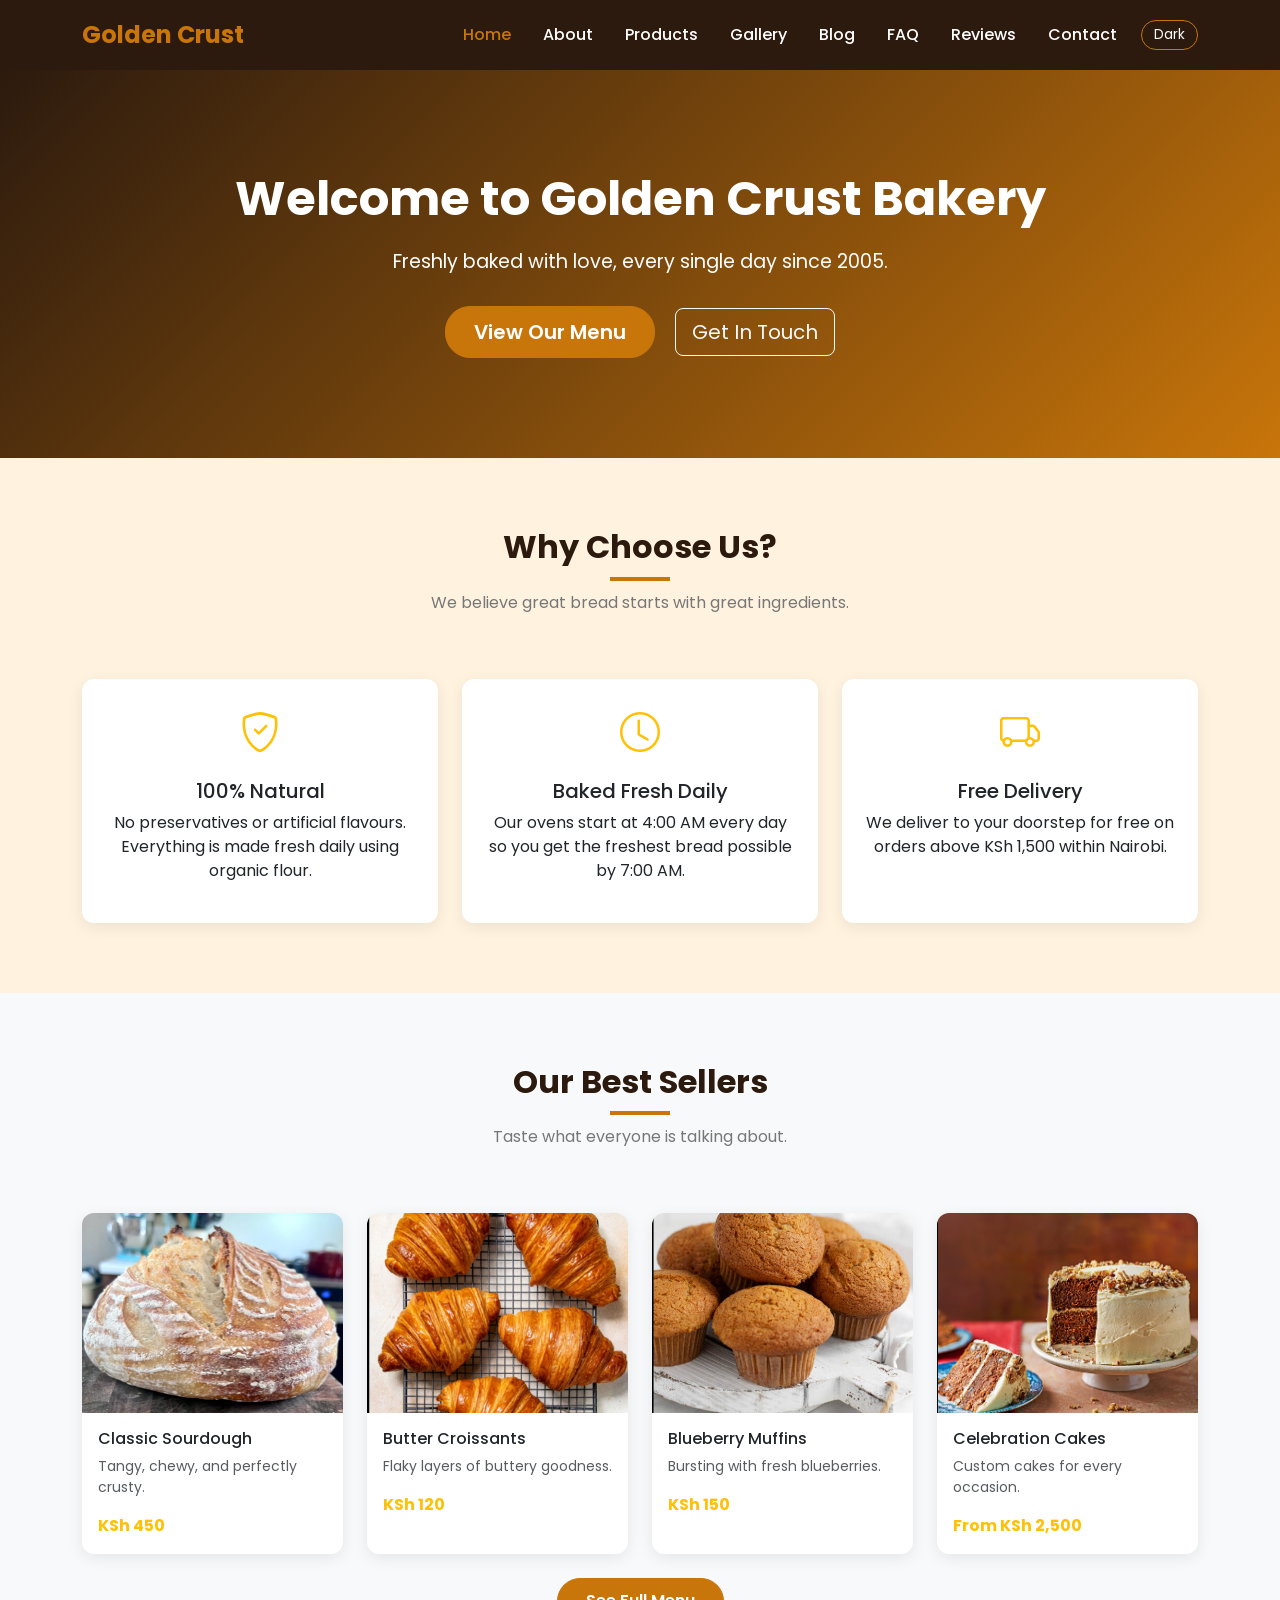
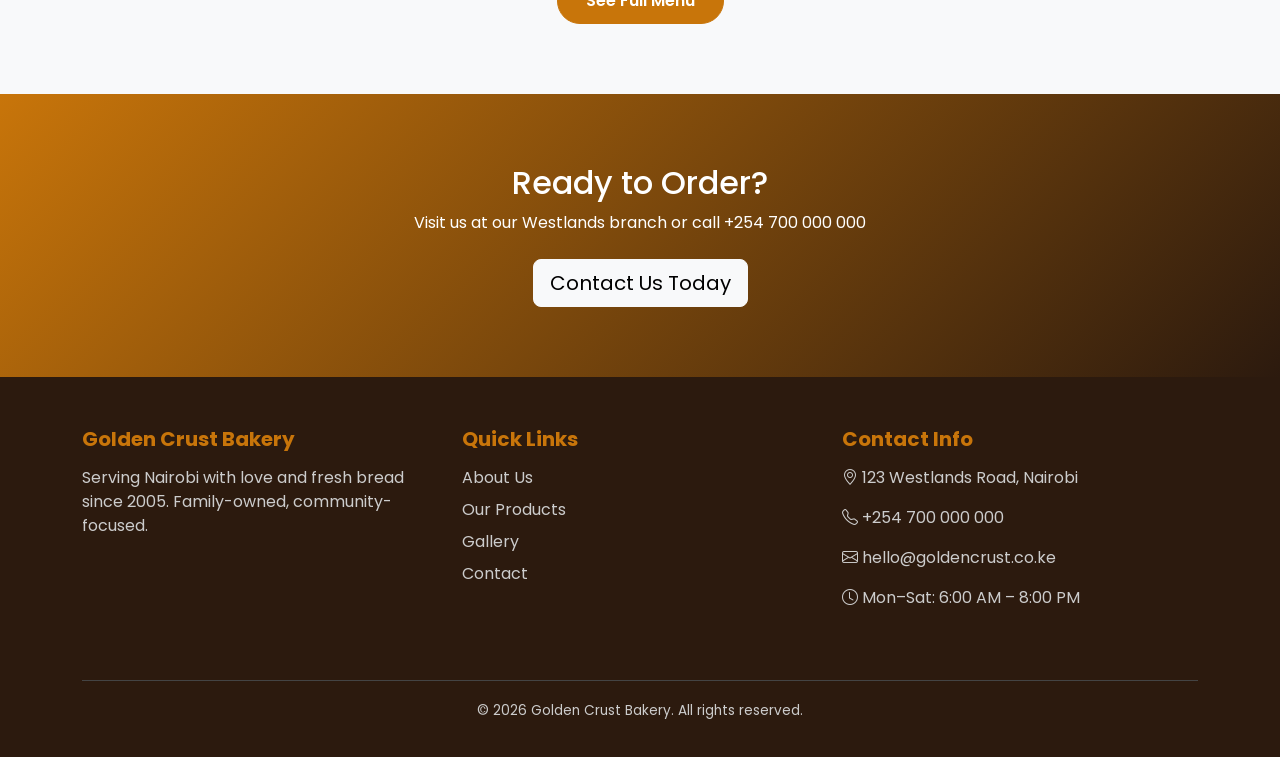
<file: index.html>
<!DOCTYPE html>
<html lang="en">
<head>
  <meta charset="UTF-8" />
  <meta name="viewport" content="width=device-width, initial-scale=1.0" />
  <title>Golden Crust Bakery – Home</title>
  <link href="https://cdn.jsdelivr.net/npm/bootstrap@5.3.0/dist/css/bootstrap.min.css" rel="stylesheet" />
  <link href="https://cdn.jsdelivr.net/npm/bootstrap-icons@1.10.5/font/bootstrap-icons.css" rel="stylesheet" />
  <link rel="stylesheet" href="css/style.css" />
</head>
<body>

  <!-- NAVIGATION BAR -->
  <nav class="navbar navbar-expand-lg navbar-dark sticky-top">
    <div class="container">
      <a class="navbar-brand" href="index.html">Golden Crust</a>
      <button class="navbar-toggler" type="button"
              data-bs-toggle="collapse" data-bs-target="#navbarNav">
        <span class="navbar-toggler-icon"></span>
      </button>
      <div class="collapse navbar-collapse" id="navbarNav">
        <ul class="navbar-nav ms-auto align-items-center">
          <li class="nav-item"><a class="nav-link" href="index.html">Home</a></li>
          <li class="nav-item"><a class="nav-link" href="about.html">About</a></li>
          <li class="nav-item"><a class="nav-link" href="products.html">Products</a></li>
          <li class="nav-item"><a class="nav-link" href="gallery.html">Gallery</a></li>
          <li class="nav-item"><a class="nav-link" href="blog.html">Blog</a></li>
          <li class="nav-item"><a class="nav-link" href="faq.html">FAQ</a></li>
          <li class="nav-item"><a class="nav-link" href="testimonials.html">Reviews</a></li>
          <li class="nav-item"><a class="nav-link" href="contact.html">Contact</a></li>
          <li class="nav-item ms-2">
            <button id="darkModeToggle">Dark</button>
          </li>
        </ul>
      </div>
    </div>
  </nav>

  <!-- HERO SECTION -->
  <section class="hero-section">
    <div class="container">
      <h1>Welcome to Golden Crust Bakery</h1>
      <p>Freshly baked with love, every single day since 2005.</p>
      <a href="products.html" class="btn btn-primary btn-lg me-3">View Our Menu</a>
      <a href="contact.html" class="btn btn-outline-light btn-lg">Get In Touch</a>
    </div>
  </section>

  <!-- FEATURES SECTION -->
  <section class="section-padding">
    <div class="container">
      <h2 class="section-title text-center">Why Choose Us?</h2>
      <p class="section-subtitle text-center">We believe great bread starts with great ingredients.</p>
      <div class="row g-4 mt-2">
        <div class="col-md-4">
          <div class="card text-center p-4">
            <i class="bi bi-shield-check fs-1 text-warning mb-3"></i>
            <h5>100% Natural</h5>
            <p>No preservatives or artificial flavours. Everything is made fresh daily using organic flour.</p>
          </div>
        </div>
        <div class="col-md-4">
          <div class="card text-center p-4">
            <i class="bi bi-clock fs-1 text-warning mb-3"></i>
            <h5>Baked Fresh Daily</h5>
            <p>Our ovens start at 4:00 AM every day so you get the freshest bread possible by 7:00 AM.</p>
          </div>
        </div>
        <div class="col-md-4">
          <div class="card text-center p-4">
            <i class="bi bi-truck fs-1 text-warning mb-3"></i>
            <h5>Free Delivery</h5>
            <p>We deliver to your doorstep for free on orders above KSh 1,500 within Nairobi.</p>
          </div>
        </div>
      </div>
    </div>
  </section>

  <!-- FEATURED PRODUCTS SECTION -->
  <section class="section-padding bg-light">
    <div class="container">
      <h2 class="section-title text-center">Our Best Sellers</h2>
      <p class="section-subtitle text-center">Taste what everyone is talking about.</p>

      <div class="row g-4 mt-2">

        <!-- Sourdough -->
        <div class="col-md-3">
          <div class="card">
            <img src="images/Sourdough.png" class="card-img-top" alt="Sourdough Bread" />
            <div class="card-body">
              <h6 class="card-title">Classic Sourdough</h6>
              <p class="card-text text-muted small">Tangy, chewy, and perfectly crusty.</p>
              <strong class="text-warning">KSh 450</strong>
            </div>
          </div>
        </div>

        <!-- Croissants -->
        <div class="col-md-3">
          <div class="card">
            <img src="images/Croissants.png" class="card-img-top" alt="Croissants" />
            <div class="card-body">
              <h6 class="card-title">Butter Croissants</h6>
              <p class="card-text text-muted small">Flaky layers of buttery goodness.</p>
              <strong class="text-warning">KSh 120</strong>
            </div>
          </div>
        </div>

        <!-- Muffins -->
        <div class="col-md-3">
          <div class="card">
            <img src="images/Muffins.png" class="card-img-top" alt="Muffins" />
            <div class="card-body">
              <h6 class="card-title">Blueberry Muffins</h6>
              <p class="card-text text-muted small">Bursting with fresh blueberries.</p>
              <strong class="text-warning">KSh 150</strong>
            </div>
          </div>
        </div>

        <!-- Cake -->
        <div class="col-md-3">
          <div class="card">
            <img src="images/Cake.png" class="card-img-top" alt="Celebration Cake" />
            <div class="card-body">
              <h6 class="card-title">Celebration Cakes</h6>
              <p class="card-text text-muted small">Custom cakes for every occasion.</p>
              <strong class="text-warning">From KSh 2,500</strong>
            </div>
          </div>
        </div>

      </div>

      <div class="text-center mt-4">
        <a href="products.html" class="btn btn-primary">See Full Menu</a>
      </div>
    </div>
  </section>

  <!-- CALL TO ACTION -->
  <section class="section-padding text-center" style="background: linear-gradient(135deg, #c8750a, #2c1a0e); color: white;">
    <div class="container">
      <h2>Ready to Order?</h2>
      <p class="mt-2 mb-4">Visit us at our Westlands branch or call +254 700 000 000</p>
      <a href="contact.html" class="btn btn-light btn-lg">Contact Us Today</a>
    </div>
  </section>

  <!-- FOOTER -->
  <footer>
    <div class="container">
      <div class="row">
        <div class="col-md-4 mb-4">
          <h5>Golden Crust Bakery</h5>
          <p>Serving Nairobi with love and fresh bread since 2005. Family-owned, community-focused.</p>
        </div>
        <div class="col-md-4 mb-4">
          <h5>Quick Links</h5>
          <a href="about.html">About Us</a>
          <a href="products.html">Our Products</a>
          <a href="gallery.html">Gallery</a>
          <a href="contact.html">Contact</a>
        </div>
        <div class="col-md-4 mb-4">
          <h5>Contact Info</h5>
          <p><i class="bi bi-geo-alt"></i> 123 Westlands Road, Nairobi</p>
          <p><i class="bi bi-telephone"></i> +254 700 000 000</p>
          <p><i class="bi bi-envelope"></i> hello@goldencrust.co.ke</p>
          <p><i class="bi bi-clock"></i> Mon–Sat: 6:00 AM – 8:00 PM</p>
        </div>
      </div>
      <div class="footer-bottom">
        <p>&#169 2026 Golden Crust Bakery. All rights reserved.</p>
      </div>
    </div>
  </footer>

  <button id="backToTop" title="Go to top">↑</button>

  <script src="https://cdn.jsdelivr.net/npm/bootstrap@5.3.0/dist/js/bootstrap.bundle.min.js"></script>
  <script src="js/main.js"></script>
</body>
</html>
</file>
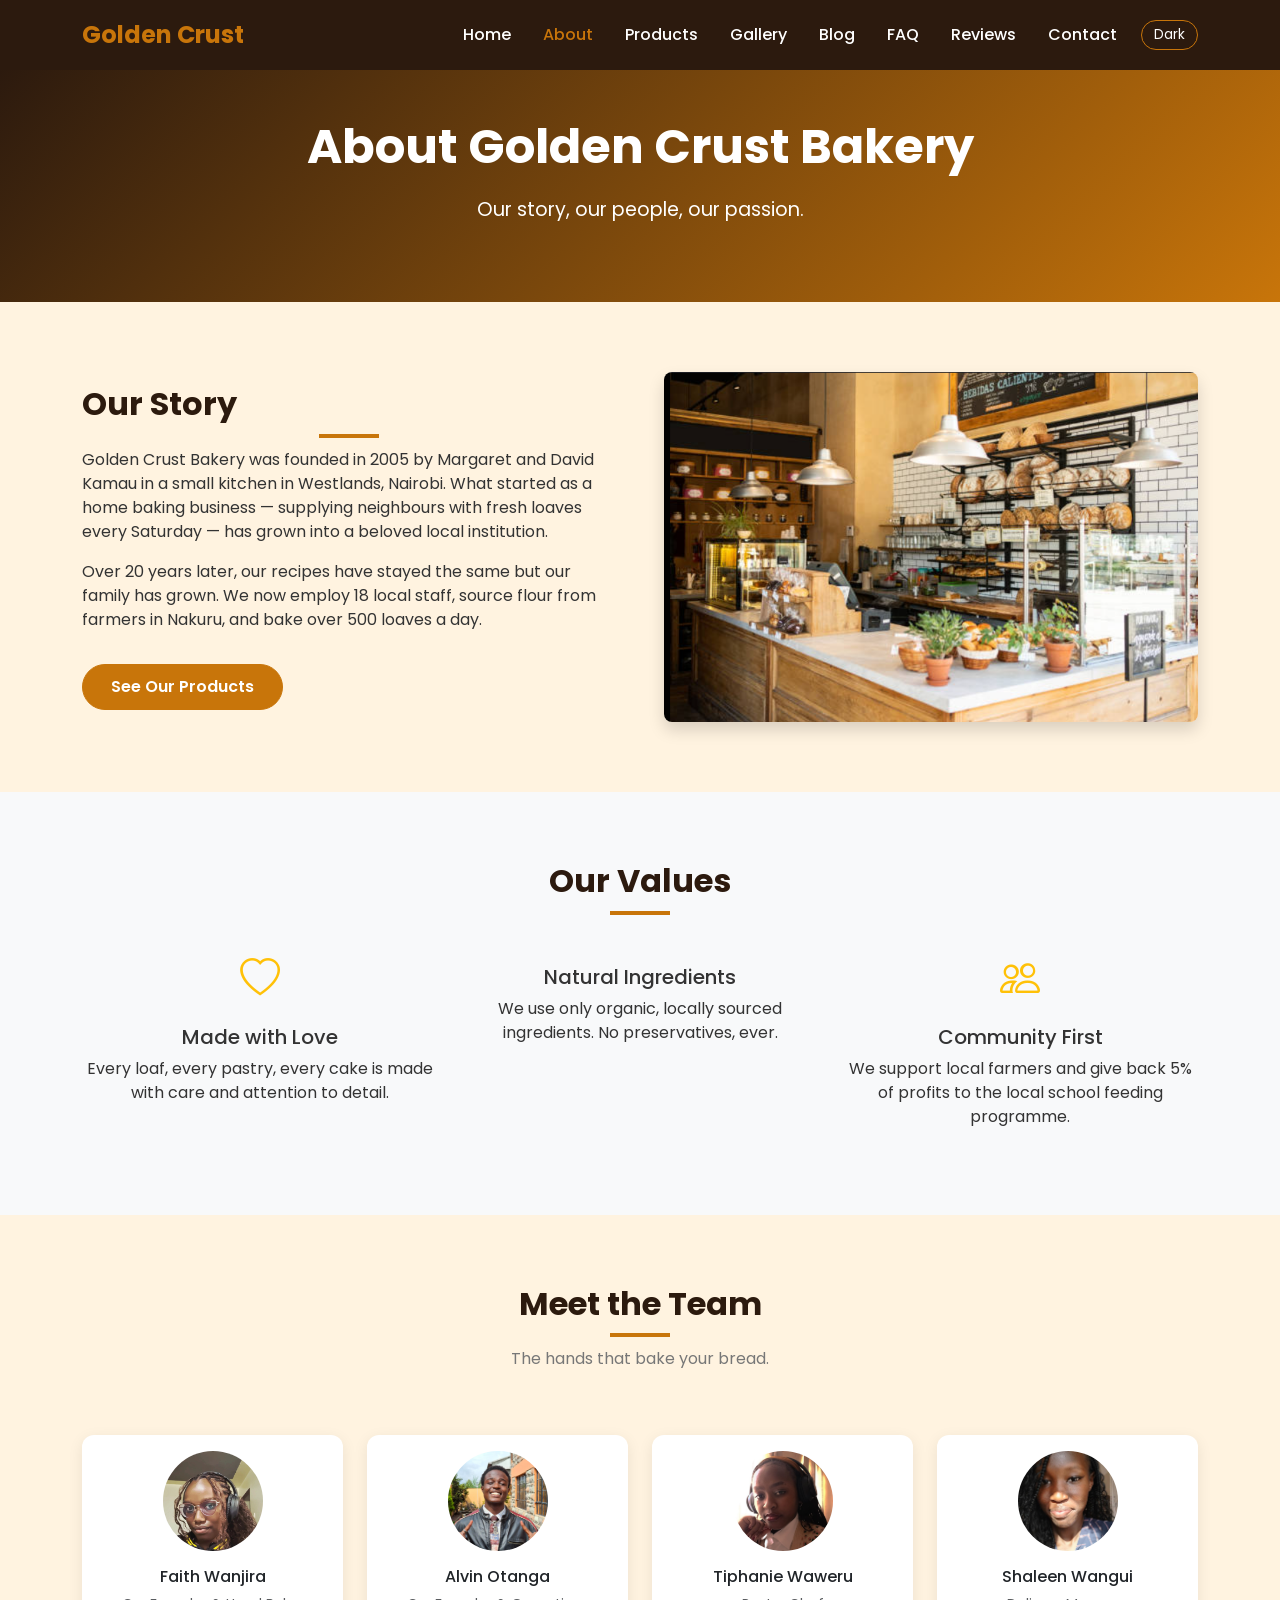
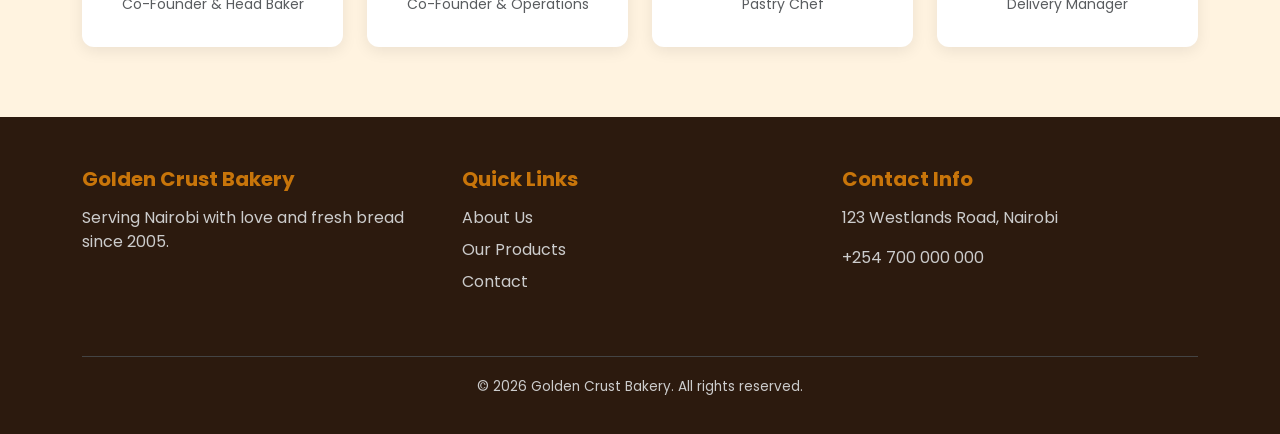
<file: about.html>
<!DOCTYPE html>
<html lang="en">
<head>
  <meta charset="UTF-8" />
  <meta name="viewport" content="width=device-width, initial-scale=1.0" />
  <title>Golden Crust Bakery – About Us</title>
  <link href="https://cdn.jsdelivr.net/npm/bootstrap@5.3.0/dist/css/bootstrap.min.css" rel="stylesheet" />
  <link href="https://cdn.jsdelivr.net/npm/bootstrap-icons@1.10.5/font/bootstrap-icons.css" rel="stylesheet" />
  <link rel="stylesheet" href="css/style.css" />
</head>
<body>

  <!-- NAVBAR (same on every page) -->
  <nav class="navbar navbar-expand-lg navbar-dark sticky-top">
    <div class="container">
      <a class="navbar-brand" href="index.html"> Golden Crust</a>
      <button class="navbar-toggler" type="button" data-bs-toggle="collapse" data-bs-target="#navbarNav">
        <span class="navbar-toggler-icon"></span>
      </button>
      <div class="collapse navbar-collapse" id="navbarNav">
        <ul class="navbar-nav ms-auto align-items-center">
          <li class="nav-item"><a class="nav-link" href="index.html">Home</a></li>
          <li class="nav-item"><a class="nav-link" href="about.html">About</a></li>
          <li class="nav-item"><a class="nav-link" href="products.html">Products</a></li>
          <li class="nav-item"><a class="nav-link" href="gallery.html">Gallery</a></li>
          <li class="nav-item"><a class="nav-link" href="blog.html">Blog</a></li>
          <li class="nav-item"><a class="nav-link" href="faq.html">FAQ</a></li>
          <li class="nav-item"><a class="nav-link" href="testimonials.html">Reviews</a></li>
          <li class="nav-item"><a class="nav-link" href="contact.html">Contact</a></li>
          <li class="nav-item ms-2"><button id="darkModeToggle"> Dark</button></li>
        </ul>
      </div>
    </div>
  </nav>

  <!-- PAGE HEADER BANNER -->
  <div class="hero-section py-5">
    <div class="container text-center">
      <h1>About Golden Crust Bakery</h1>
      <p>Our story, our people, our passion.</p>
    </div>
  </div>

  <!-- OUR STORY SECTION -->
  <section class="section-padding">
    <div class="container">
      <div class="row align-items-center g-5">
        <div class="col-md-6">
          <h2 class="section-title">Our Story</h2>
          <p>Golden Crust Bakery was founded in 2005 by Margaret and David Kamau in a small kitchen in Westlands, Nairobi. What started as a home baking business — supplying neighbours with fresh loaves every Saturday — has grown into a beloved local institution.</p>
          <p class="mt-3">Over 20 years later, our recipes have stayed the same but our family has grown. We now employ 18 local staff, source flour from farmers in Nakuru, and bake over 500 loaves a day.</p>
          <a href="products.html" class="btn btn-primary mt-3">See Our Products</a>
        </div>
        <div class="col-md-6">
          <img src="images/Bakery-Interior.png" alt="Inside the bakery" class="img-fluid rounded-3 shadow" />
        </div>
      </div>
    </div>
  </section>
   <!-- OUR VALUES -->
  <section class="section-padding bg-light">
    <div class="container">
      <h2 class="section-title text-center">Our Values</h2>
      <div class="row g-4 mt-2">
        <div class="col-md-4 text-center">
          <i class="bi bi-heart fs-1 text-warning"></i>
          <h5 class="mt-3">Made with Love</h5>
          <p>Every loaf, every pastry, every cake is made with care and attention to detail.</p>
        </div>
        <div class="col-md-4 text-center">
          <i class="bi bi-leaf fs-1 text-warning"></i>
          <h5 class="mt-3">Natural Ingredients</h5>
          <p>We use only organic, locally sourced ingredients. No preservatives, ever.</p>
        </div>
        <div class="col-md-4 text-center">
          <i class="bi bi-people fs-1 text-warning"></i>
          <h5 class="mt-3">Community First</h5>
          <p>We support local farmers and give back 5% of profits to the local school feeding programme.</p>
        </div>
      </div>
    </div>
  </section>

  <!-- TEAM SECTION -->
  <section class="section-padding">
    <div class="container">
      <h2 class="section-title text-center">Meet the Team</h2>
      <p class="section-subtitle text-center">The hands that bake your bread.</p>
      <div class="row g-4 mt-2">
        <div class="col-md-3">
          <div class="card text-center p-3">
            <img src="images/Faith.jpeg" alt="Faith Wanjira" class="rounded-circle mx-auto d-block mb-3" style="width:100px; height:100px; object-fit:cover;" />
            <h6>Faith Wanjira</h6>
            <p class="text-muted small">Co-Founder & Head Baker</p>
          </div>
        </div>
        <div class="col-md-3">
          <div class="card text-center p-3">
            <img src="images/AlvinOtanga.jpeg" alt="Alvin Otanga" class="rounded-circle mx-auto d-block mb-3" style="width:100px; height:100px; object-fit:cover;" />
            <h6>Alvin Otanga</h6>
            <p class="text-muted small">Co-Founder & Operations</p>
          </div>
        </div>
        <div class="col-md-3">
          <div class="card text-center p-3">
            <img src="images/Tiph.jpeg" alt="Tiphanie Waweru" class="rounded-circle mx-auto d-block mb-3" style="width:100px; height:100px; object-fit:cover;" />
            <h6>Tiphanie Waweru</h6>
            <p class="text-muted small">Pastry Chef</p>
          </div>
        </div>
        <div class="col-md-3">
          <div class="card text-center p-3">
            <img src="images/Shaleen.jpeg" alt="Shaleen Wangui" class="rounded-circle mx-auto d-block mb-3" style="width:100px; height:100px; object-fit:cover;" />
            <h6>Shaleen Wangui</h6>
            <p class="text-muted small">Delivery Manager</p>
          </div>
        </div>
      </div>
    </div>
  </section>

  <!-- FOOTER (same on every page) -->
  <footer>
    <div class="container">
      <div class="row">
        <div class="col-md-4 mb-4">
          <h5>Golden Crust Bakery</h5>
          <p>Serving Nairobi with love and fresh bread since 2005.</p>
        </div>
        <div class="col-md-4 mb-4">
          <h5>Quick Links</h5>
          <a href="about.html">About Us</a>
          <a href="products.html">Our Products</a>
          <a href="contact.html">Contact</a>
        </div>
        <div class="col-md-4 mb-4">
          <h5>Contact Info</h5>
          <p>123 Westlands Road, Nairobi</p>
          <p>+254 700 000 000</p>
        </div>
      </div>
      <div class="footer-bottom">
        <p>&#169 2026 Golden Crust Bakery. All rights reserved.</p>
      </div>
    </div>
  </footer>

  <button id="backToTop" title="Go to top">↑</button>

  <script src="https://cdn.jsdelivr.net/npm/bootstrap@5.3.0/dist/js/bootstrap.bundle.min.js"></script>
  <script src="js/main.js"></script>
</body>
</html>
</file>
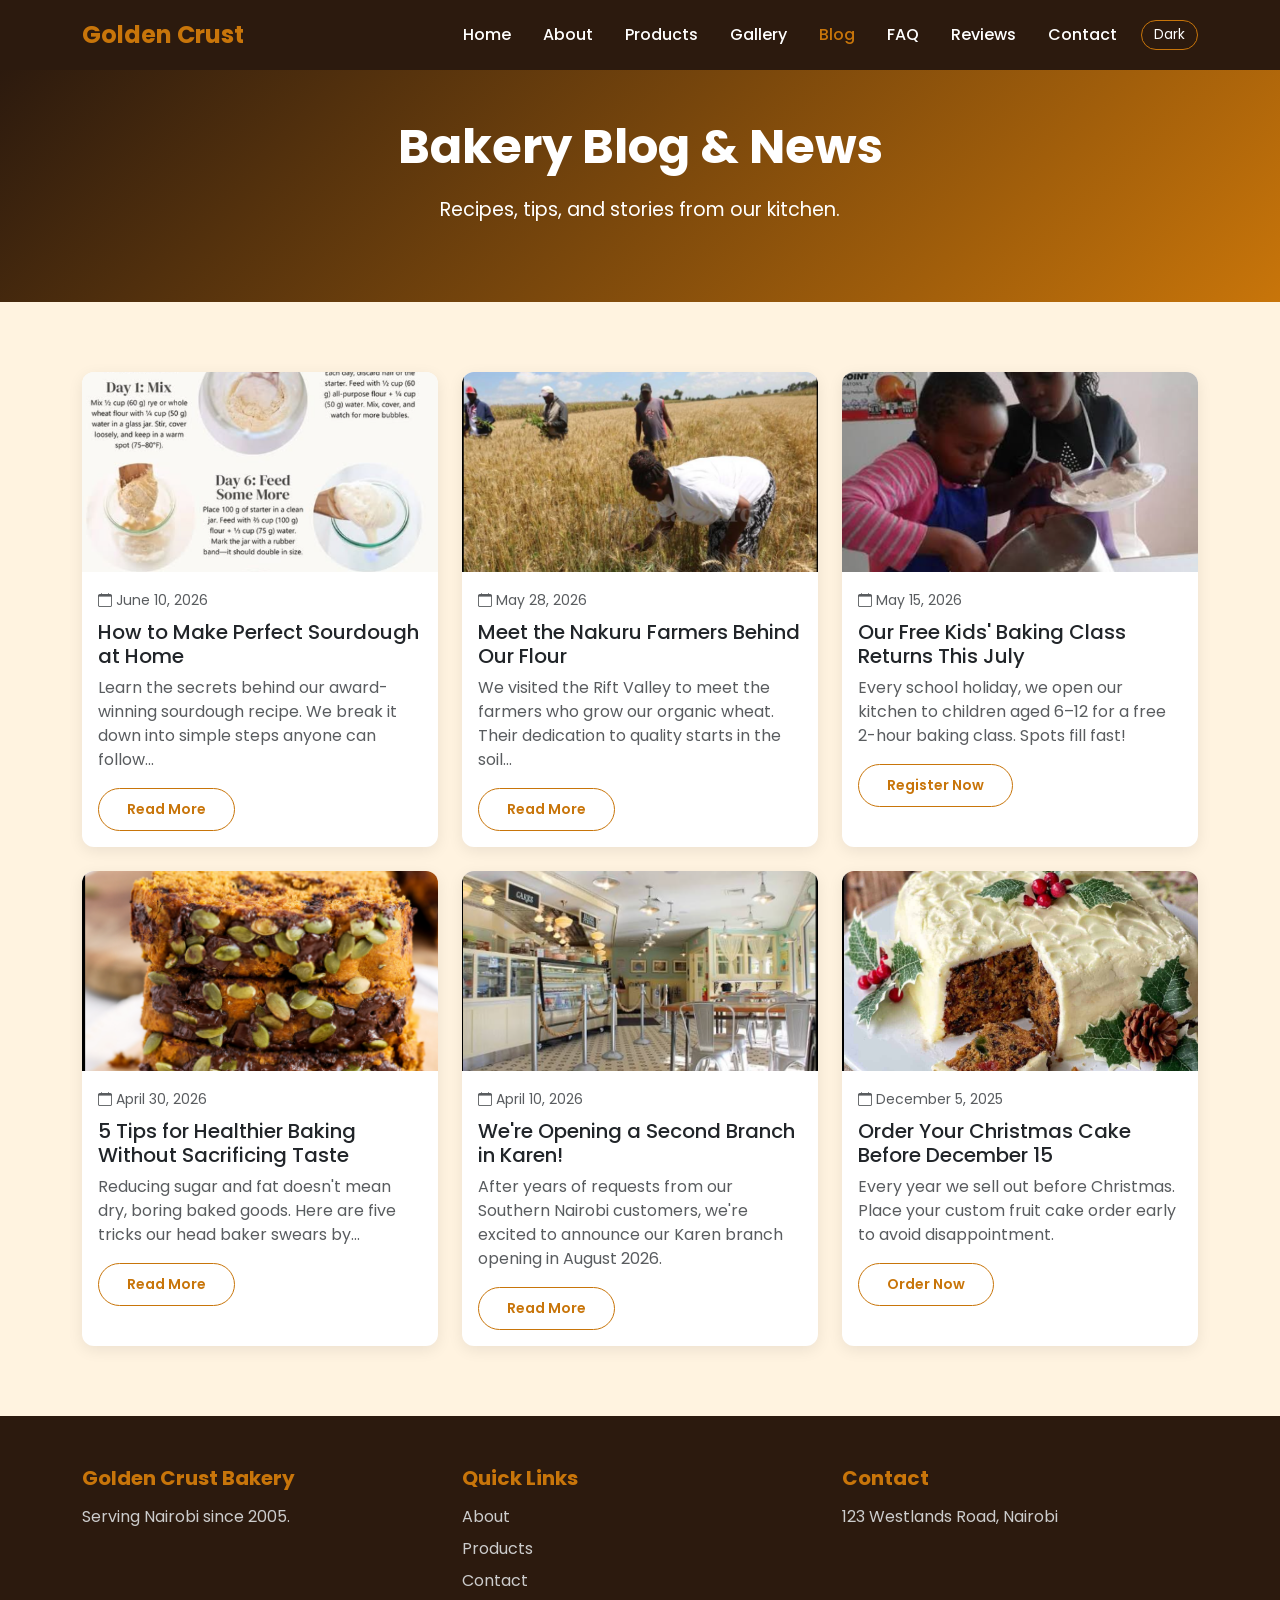
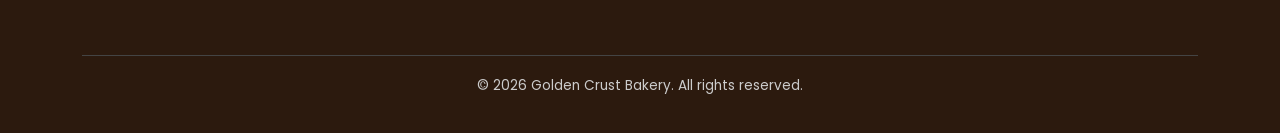
<file: blog.html>
<!DOCTYPE html>
<html lang="en">
<head>
  <meta charset="UTF-8" />
  <meta name="viewport" content="width=device-width, initial-scale=1.0" />
  <title>Golden Crust Bakery – Blog</title>
  <link href="https://cdn.jsdelivr.net/npm/bootstrap@5.3.0/dist/css/bootstrap.min.css" rel="stylesheet" />
  <link href="https://cdn.jsdelivr.net/npm/bootstrap-icons@1.10.5/font/bootstrap-icons.css" rel="stylesheet" />
  <link rel="stylesheet" href="css/style.css" />
</head>
<body>

  <!-- NAVBAR -->
  <nav class="navbar navbar-expand-lg navbar-dark sticky-top">
    <div class="container">
      <a class="navbar-brand" href="index.html">Golden Crust</a>
      <button class="navbar-toggler" type="button" data-bs-toggle="collapse" data-bs-target="#navbarNav">
        <span class="navbar-toggler-icon"></span>
      </button>
      <div class="collapse navbar-collapse" id="navbarNav">
        <ul class="navbar-nav ms-auto align-items-center">
          <li class="nav-item"><a class="nav-link" href="index.html">Home</a></li>
          <li class="nav-item"><a class="nav-link" href="about.html">About</a></li>
          <li class="nav-item"><a class="nav-link" href="products.html">Products</a></li>
          <li class="nav-item"><a class="nav-link" href="gallery.html">Gallery</a></li>
          <li class="nav-item"><a class="nav-link" href="blog.html">Blog</a></li>
          <li class="nav-item"><a class="nav-link" href="faq.html">FAQ</a></li>
          <li class="nav-item"><a class="nav-link" href="testimonials.html">Reviews</a></li>
          <li class="nav-item"><a class="nav-link" href="contact.html">Contact</a></li>
          <li class="nav-item ms-2"><button id="darkModeToggle">Dark</button></li>
        </ul>
      </div>
    </div>
  </nav>

  <!-- PAGE HEADER -->
  <div class="hero-section py-5">
    <div class="container text-center">
      <h1>Bakery Blog & News</h1>
      <p>Recipes, tips, and stories from our kitchen.</p>
    </div>
  </div>

  <!-- BLOG POSTS -->
  <section class="section-padding">
    <div class="container">
      <div class="row g-4">

        <!-- Blog Post 1 -->
        <div class="col-md-4">
          <div class="card h-100">
            <img src="images/Sourdough-recipe.png" class="card-img-top" alt="Sourdough guide" />
            <div class="card-body">
              <small class="text-muted"><i class="bi bi-calendar me-1"></i>June 10, 2026</small>
              <h5 class="card-title mt-2">How to Make Perfect Sourdough at Home</h5>
              <p class="card-text text-muted">Learn the secrets behind our award-winning sourdough recipe. We break it down into simple steps anyone can follow...</p>
              <a href="#" class="btn btn-outline-primary btn-sm">Read More</a>
            </div>
          </div>
        </div>

        <!-- Blog Post 2 -->
        <div class="col-md-4">
          <div class="card h-100">
            <img src="images/WheatFarmers.png" class="card-img-top" alt="Wheat farmers" />
            <div class="card-body">
              <small class="text-muted"><i class="bi bi-calendar me-1"></i>May 28, 2026</small>
              <h5 class="card-title mt-2">Meet the Nakuru Farmers Behind Our Flour</h5>
              <p class="card-text text-muted">We visited the Rift Valley to meet the farmers who grow our organic wheat. Their dedication to quality starts in the soil...</p>
              <a href="#" class="btn btn-outline-primary btn-sm">Read More</a>
            </div>
          </div>
        </div>

        <!-- Blog Post 3 -->
        <div class="col-md-4">
          <div class="card h-100">
            <img src="images/childrenBaking.png" class="card-img-top" alt="Kids baking class" />
            <div class="card-body">
              <small class="text-muted"><i class="bi bi-calendar me-1"></i>May 15, 2026</small>
              <h5 class="card-title mt-2">Our Free Kids' Baking Class Returns This July</h5>
              <p class="card-text text-muted">Every school holiday, we open our kitchen to children aged 6–12 for a free 2-hour baking class. Spots fill fast!</p>
              <a href="contact.html" class="btn btn-outline-primary btn-sm">Register Now</a>
            </div>
          </div>
        </div>

        <!-- Blog Post 4 -->
        <div class="col-md-4">
          <div class="card h-100">
            <img src="images/Healthy-baking.png" class="card-img-top" alt="Healthy baking" />
            <div class="card-body">
              <small class="text-muted"><i class="bi bi-calendar me-1"></i>April 30, 2026</small>
              <h5 class="card-title mt-2">5 Tips for Healthier Baking Without Sacrificing Taste</h5>
              <p class="card-text text-muted">Reducing sugar and fat doesn't mean dry, boring baked goods. Here are five tricks our head baker swears by...</p>
              <a href="#" class="btn btn-outline-primary btn-sm">Read More</a>
            </div>
          </div>
        </div>

        <!-- Blog Post 5 -->
        <div class="col-md-4">
          <div class="card h-100">
            <img src="images/newbranch.png" class="card-img-top" alt="New branch" />
            <div class="card-body">
              <small class="text-muted"><i class="bi bi-calendar me-1"></i>April 10, 2026</small>
              <h5 class="card-title mt-2">We're Opening a Second Branch in Karen!</h5>
              <p class="card-text text-muted">After years of requests from our Southern Nairobi customers, we're excited to announce our Karen branch opening in August 2026.</p>
              <a href="#" class="btn btn-outline-primary btn-sm">Read More</a>
            </div>
          </div>
        </div>

        <!-- Blog Post 6 -->
        <div class="col-md-4">
          <div class="card h-100">
            <img src="images/christmasCake.png" class="card-img-top" alt="Christmas cakes" />
            <div class="card-body">
              <small class="text-muted"><i class="bi bi-calendar me-1"></i>December 5, 2025</small>
              <h5 class="card-title mt-2">Order Your Christmas Cake Before December 15</h5>
              <p class="card-text text-muted">Every year we sell out before Christmas. Place your custom fruit cake order early to avoid disappointment.</p>
              <a href="contact.html" class="btn btn-outline-primary btn-sm">Order Now</a>
            </div>
          </div>
        </div>

      </div>
    </div>
  </section>

  <!-- FOOTER -->
  <footer>
    <div class="container">
      <div class="row">
        <div class="col-md-4 mb-4"><h5>Golden Crust Bakery</h5><p>Serving Nairobi since 2005.</p></div>
        <div class="col-md-4 mb-4"><h5>Quick Links</h5><a href="about.html">About</a><a href="products.html">Products</a><a href="contact.html">Contact</a></div>
        <div class="col-md-4 mb-4"><h5>Contact</h5><p>123 Westlands Road, Nairobi</p></div>
      </div>
      <div class="footer-bottom"><p>&#169 2026 Golden Crust Bakery. All rights reserved.</p></div>
    </div>
  </footer>

  <button id="backToTop" title="Go to top">↑</button>
  <script src="https://cdn.jsdelivr.net/npm/bootstrap@5.3.0/dist/js/bootstrap.bundle.min.js"></script>
  <script src="js/main.js"></script>
</body>
</html>
</file>
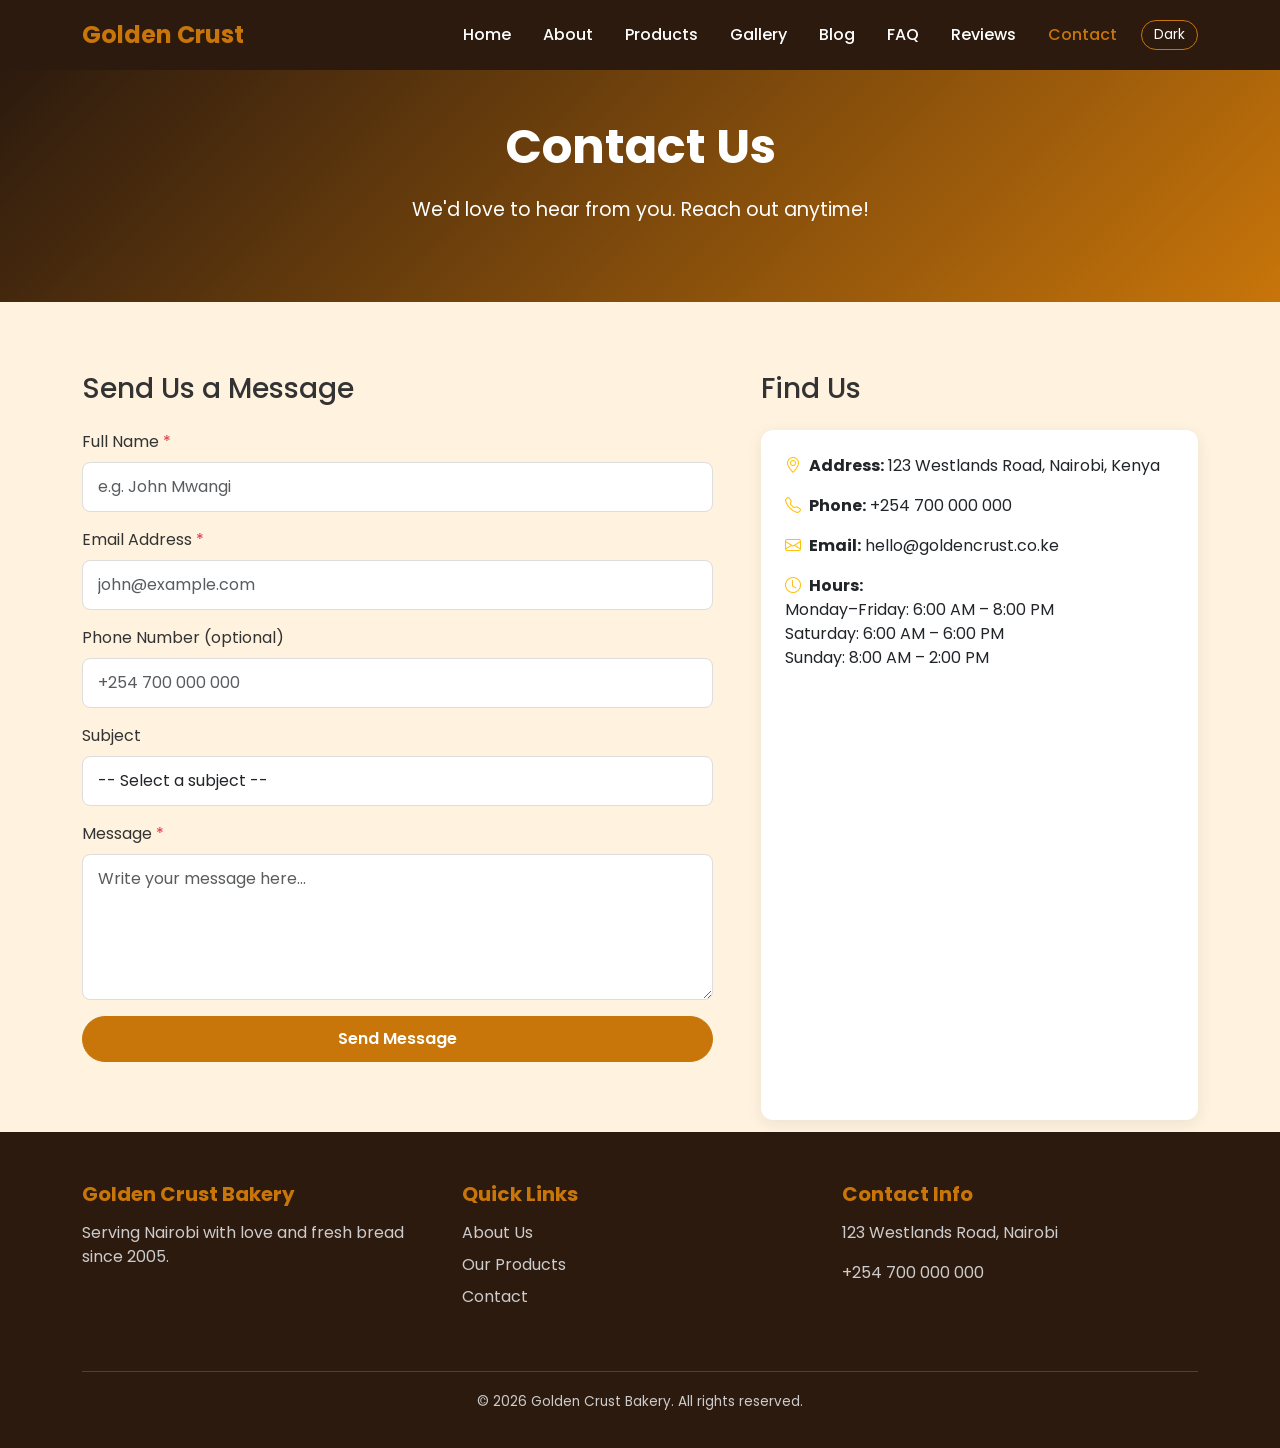
<file: contact.html>
<!DOCTYPE html>
<html lang="en">
<head>
  <meta charset="UTF-8" />
  <meta name="viewport" content="width=device-width, initial-scale=1.0" />
  <title>Golden Crust Bakery – Contact Us</title>
  <link href="https://cdn.jsdelivr.net/npm/bootstrap@5.3.0/dist/css/bootstrap.min.css" rel="stylesheet" />
  <link href="https://cdn.jsdelivr.net/npm/bootstrap-icons@1.10.5/font/bootstrap-icons.css" rel="stylesheet" />
  <link rel="stylesheet" href="css/style.css" />
</head>
<body>

  <!-- NAVBAR -->
  <nav class="navbar navbar-expand-lg navbar-dark sticky-top">
    <div class="container">
      <a class="navbar-brand" href="index.html">Golden Crust</a>
      <button class="navbar-toggler" type="button" data-bs-toggle="collapse" data-bs-target="#navbarNav">
        <span class="navbar-toggler-icon"></span>
      </button>
      <div class="collapse navbar-collapse" id="navbarNav">
        <ul class="navbar-nav ms-auto align-items-center">
          <li class="nav-item"><a class="nav-link" href="index.html">Home</a></li>
          <li class="nav-item"><a class="nav-link" href="about.html">About</a></li>
          <li class="nav-item"><a class="nav-link" href="products.html">Products</a></li>
          <li class="nav-item"><a class="nav-link" href="gallery.html">Gallery</a></li>
          <li class="nav-item"><a class="nav-link" href="blog.html">Blog</a></li>
          <li class="nav-item"><a class="nav-link" href="faq.html">FAQ</a></li>
          <li class="nav-item"><a class="nav-link" href="testimonials.html">Reviews</a></li>
          <li class="nav-item"><a class="nav-link" href="contact.html">Contact</a></li>
          <li class="nav-item ms-2"><button id="darkModeToggle"> Dark</button></li>
        </ul>
      </div>
    </div>
  </nav>

  <!-- PAGE HEADER -->
  <div class="hero-section py-5">
    <div class="container text-center">
      <h1>Contact Us</h1>
      <p>We'd love to hear from you. Reach out anytime!</p>
    </div>
  </div>

  <!-- CONTACT SECTION -->
  <section class="section-padding">
    <div class="container">
      <div class="row g-5">
        <!-- Contact Form (LEFT column) -->
        <div class="col-md-7">
          <h3 class="mb-4">Send Us a Message</h3>

         
          <div id="formSuccess" class="alert alert-success" style="display:none;">
            Thank you! Your message has been sent. We'll reply within 24 hours.
          </div>

         
          <form id="contactForm" novalidate>
            
            <div class="mb-3">
              <label for="name" class="form-label">Full Name <span class="text-danger">*</span></label>
              <input type="text" class="form-control" id="name" placeholder="e.g. John Mwangi" />
              <span class="error-message" id="nameError"></span>
            </div>

            
            <div class="mb-3">
              <label for="email" class="form-label">Email Address <span class="text-danger">*</span></label>
              <input type="email" class="form-control" id="email" placeholder="john@example.com" />
              <span class="error-message" id="emailError"></span>
            </div>

           
            <div class="mb-3">
              <label for="phone" class="form-label">Phone Number (optional)</label>
              <input type="tel" class="form-control" id="phone" placeholder="+254 700 000 000" />
            </div>

           
            <div class="mb-3">
              <label for="subject" class="form-label">Subject</label>
              <select class="form-control" id="subject">
                <option value="">-- Select a subject --</option>
                <option value="order">Place a Custom Order</option>
                <option value="delivery">Delivery Enquiry</option>
                <option value="feedback">General Feedback</option>
                <option value="other">Other</option>
              </select>
            </div>

           
            <div class="mb-3">
              <label for="message" class="form-label">Message <span class="text-danger">*</span></label>
              <textarea class="form-control" id="message" rows="5" placeholder="Write your message here..."></textarea>
              <span class="error-message" id="messageError"></span>
            </div>

            <button type="submit" class="btn btn-primary w-100">Send Message</button>
          </form>
        </div>
       
        <div class="col-md-5">
          <h3 class="mb-4">Find Us</h3>

          <div class="card p-4 mb-4">
            <p><i class="bi bi-geo-alt text-warning me-2"></i><strong>Address:</strong> 123 Westlands Road, Nairobi, Kenya</p>
            <p><i class="bi bi-telephone text-warning me-2"></i><strong>Phone:</strong> +254 700 000 000</p>
            <p><i class="bi bi-envelope text-warning me-2"></i><strong>Email:</strong> hello@goldencrust.co.ke</p>
            <p><i class="bi bi-clock text-warning me-2"></i><strong>Hours:</strong><br>
              Monday–Friday: 6:00 AM – 8:00 PM<br>
              Saturday: 6:00 AM – 6:00 PM<br>
              Sunday: 8:00 AM – 2:00 PM</p>
          </div>

          
          
          
        </div>
      </div>
    </div>
  </section>

  <!-- FOOTER -->
  <footer>
    <div class="container">
      <div class="row">
        <div class="col-md-4 mb-4">
          <h5>Golden Crust Bakery</h5>
          <p>Serving Nairobi with love and fresh bread since 2005.</p>
        </div>
        <div class="col-md-4 mb-4">
          <h5>Quick Links</h5>
          <a href="about.html">About Us</a>
          <a href="products.html">Our Products</a>
          <a href="contact.html">Contact</a>
        </div>
        <div class="col-md-4 mb-4">
          <h5>Contact Info</h5>
          <p>123 Westlands Road, Nairobi</p>
          <p>+254 700 000 000</p>
        </div>
      </div>
      <div class="footer-bottom">
        <p>&#169 2026 Golden Crust Bakery. All rights reserved.</p>
      </div>
    </div>
  </footer>

  <button id="backToTop" title="Go to top">↑</button>
  <script src="https://cdn.jsdelivr.net/npm/bootstrap@5.3.0/dist/js/bootstrap.bundle.min.js"></script>
  <script src="js/main.js"></script>
</body>
</html>
</file>
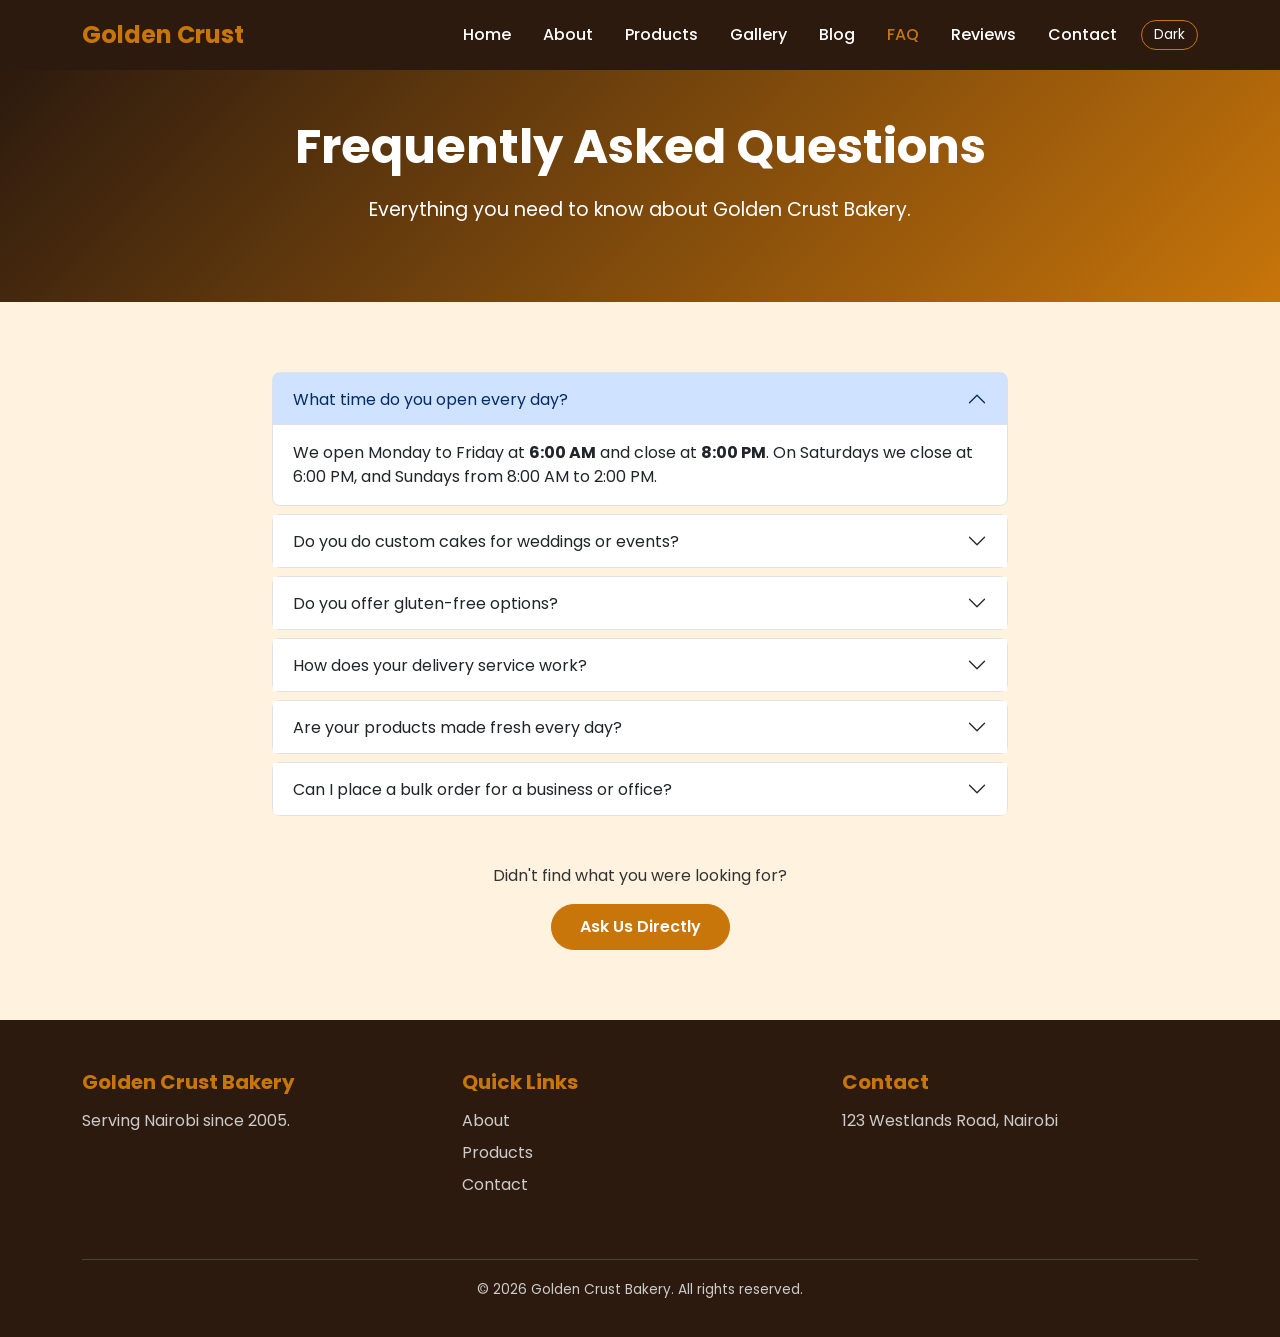
<file: faq.html>
<!DOCTYPE html>
<html lang="en">
<head>
  <meta charset="UTF-8" />
  <meta name="viewport" content="width=device-width, initial-scale=1.0" />
  <title>Golden Crust Bakery – FAQ</title>
  <link href="https://cdn.jsdelivr.net/npm/bootstrap@5.3.0/dist/css/bootstrap.min.css" rel="stylesheet" />
  <link href="https://cdn.jsdelivr.net/npm/bootstrap-icons@1.10.5/font/bootstrap-icons.css" rel="stylesheet" />
  <link rel="stylesheet" href="css/style.css" />
</head>
<body>

  <!-- NAVBAR -->
  <nav class="navbar navbar-expand-lg navbar-dark sticky-top">
    <div class="container">
      <a class="navbar-brand" href="index.html">Golden Crust</a>
      <button class="navbar-toggler" type="button" data-bs-toggle="collapse" data-bs-target="#navbarNav">
        <span class="navbar-toggler-icon"></span>
      </button>
      <div class="collapse navbar-collapse" id="navbarNav">
        <ul class="navbar-nav ms-auto align-items-center">
          <li class="nav-item"><a class="nav-link" href="index.html">Home</a></li>
          <li class="nav-item"><a class="nav-link" href="about.html">About</a></li>
          <li class="nav-item"><a class="nav-link" href="products.html">Products</a></li>
          <li class="nav-item"><a class="nav-link" href="gallery.html">Gallery</a></li>
          <li class="nav-item"><a class="nav-link" href="blog.html">Blog</a></li>
          <li class="nav-item"><a class="nav-link" href="faq.html">FAQ</a></li>
          <li class="nav-item"><a class="nav-link" href="testimonials.html">Reviews</a></li>
          <li class="nav-item"><a class="nav-link" href="contact.html">Contact</a></li>
          <li class="nav-item ms-2"><button id="darkModeToggle">Dark</button></li>
        </ul>
      </div>
    </div>
  </nav>

  <!-- PAGE HEADER -->
  <div class="hero-section py-5">
    <div class="container text-center">
      <h1>Frequently Asked Questions</h1>
      <p>Everything you need to know about Golden Crust Bakery.</p>
    </div>
  </div>

  <!-- FAQ SECTION -->
  <section class="section-padding">
    <div class="container">
      <div class="row justify-content-center">
        <div class="col-md-8">

         
          <div class="accordion" id="faqAccordion">

            <!-- Question 1 -->
            <div class="accordion-item mb-2 border rounded-3">
              <h2 class="accordion-header">
                <button class="accordion-button" type="button" data-bs-toggle="collapse" data-bs-target="#faq1">
                  What time do you open every day?
                </button>
              </h2>
              <div id="faq1" class="accordion-collapse collapse show" data-bs-parent="#faqAccordion">
                <div class="accordion-body">
                  We open Monday to Friday at <strong>6:00 AM</strong> and close at <strong>8:00 PM</strong>. On Saturdays we close at 6:00 PM, and Sundays from 8:00 AM to 2:00 PM.
                </div>
              </div>
            </div>
             <!-- Question 2 -->
            <div class="accordion-item mb-2 border rounded-3">
              <h2 class="accordion-header">
                <button class="accordion-button collapsed" type="button" data-bs-toggle="collapse" data-bs-target="#faq2">
                  Do you do custom cakes for weddings or events?
                </button>
              </h2>
              <div id="faq2" class="accordion-collapse collapse" data-bs-parent="#faqAccordion">
                <div class="accordion-body">
                  Absolutely! We offer custom cakes for weddings, birthdays, corporate events, and any other special occasion. Please <a href="contact.html">contact us</a> at least <strong>5 days in advance</strong> with your requirements.
                </div>
              </div>
            </div>

            <!-- Question 3 -->
            <div class="accordion-item mb-2 border rounded-3">
              <h2 class="accordion-header">
                <button class="accordion-button collapsed" type="button" data-bs-toggle="collapse" data-bs-target="#faq3">
                  Do you offer gluten-free options?
                </button>
              </h2>
              <div id="faq3" class="accordion-collapse collapse" data-bs-parent="#faqAccordion">
                <div class="accordion-body">
                  Yes! We have a small range of gluten-free products baked in a dedicated area to avoid cross-contamination. Please speak to our staff when ordering. Our gluten-free range includes almond flour cookies, rice bread, and a banana oat cake.
                </div>
              </div>
            </div>
             <!-- Question 4 -->
            <div class="accordion-item mb-2 border rounded-3">
              <h2 class="accordion-header">
                <button class="accordion-button collapsed" type="button" data-bs-toggle="collapse" data-bs-target="#faq4">
                  How does your delivery service work?
                </button>
              </h2>
              <div id="faq4" class="accordion-collapse collapse" data-bs-parent="#faqAccordion">
                <div class="accordion-body">
                  We deliver within Nairobi daily between 7:00 AM and 12:00 PM. Delivery is free for orders above <strong>KSh 1,500</strong>. For smaller orders, a flat delivery fee of KSh 200 applies. Order by 6:00 PM the previous day.
                </div>
              </div>
            </div>

            <!-- Question 5 -->
            <div class="accordion-item mb-2 border rounded-3">
              <h2 class="accordion-header">
                <button class="accordion-button collapsed" type="button" data-bs-toggle="collapse" data-bs-target="#faq5">
                  Are your products made fresh every day?
                </button>
              </h2>
              <div id="faq5" class="accordion-collapse collapse" data-bs-parent="#faqAccordion">
                <div class="accordion-body">
                  Yes! Our bakers start at <strong>4:00 AM every morning</strong>. Everything on our shelves was baked the same morning. We do not sell day-old bread — any unsold bread is donated to a local shelter each evening.
                </div>
              </div>
            </div>

            <!-- Question 6 -->
            <div class="accordion-item mb-2 border rounded-3">
              <h2 class="accordion-header">
                <button class="accordion-button collapsed" type="button" data-bs-toggle="collapse" data-bs-target="#faq6">
                  Can I place a bulk order for a business or office?
                </button>
              </h2>
              <div id="faq6" class="accordion-collapse collapse" data-bs-parent="#faqAccordion">
                <div class="accordion-body">
                  Yes, we offer corporate accounts with weekly or daily standing orders at a <strong>10% discount</strong>. Get in touch via our <a href="contact.html">Contact page</a> and we will set up a plan that works for you.
                </div>
              </div>
            </div>

          </div>
          <!-- CTA below FAQ -->
          <div class="text-center mt-5">
            <p>Didn't find what you were looking for?</p>
            <a href="contact.html" class="btn btn-primary">Ask Us Directly</a>
          </div>

        </div>
      </div>
    </div>
  </section>

  <!-- FOOTER -->
  <footer>
    <div class="container">
      <div class="row">
        <div class="col-md-4 mb-4"><h5>Golden Crust Bakery</h5><p>Serving Nairobi since 2005.</p></div>
        <div class="col-md-4 mb-4"><h5>Quick Links</h5><a href="about.html">About</a><a href="products.html">Products</a><a href="contact.html">Contact</a></div>
        <div class="col-md-4 mb-4"><h5>Contact</h5><p>123 Westlands Road, Nairobi</p></div>
      </div>
      <div class="footer-bottom"><p>&#169 2026 Golden Crust Bakery. All rights reserved.</p></div>
    </div>
  </footer>

  <button id="backToTop" title="Go to top">↑</button>
  <script src="https://cdn.jsdelivr.net/npm/bootstrap@5.3.0/dist/js/bootstrap.bundle.min.js"></script>
  <script src="js/main.js"></script>
</body>
</html>
</file>
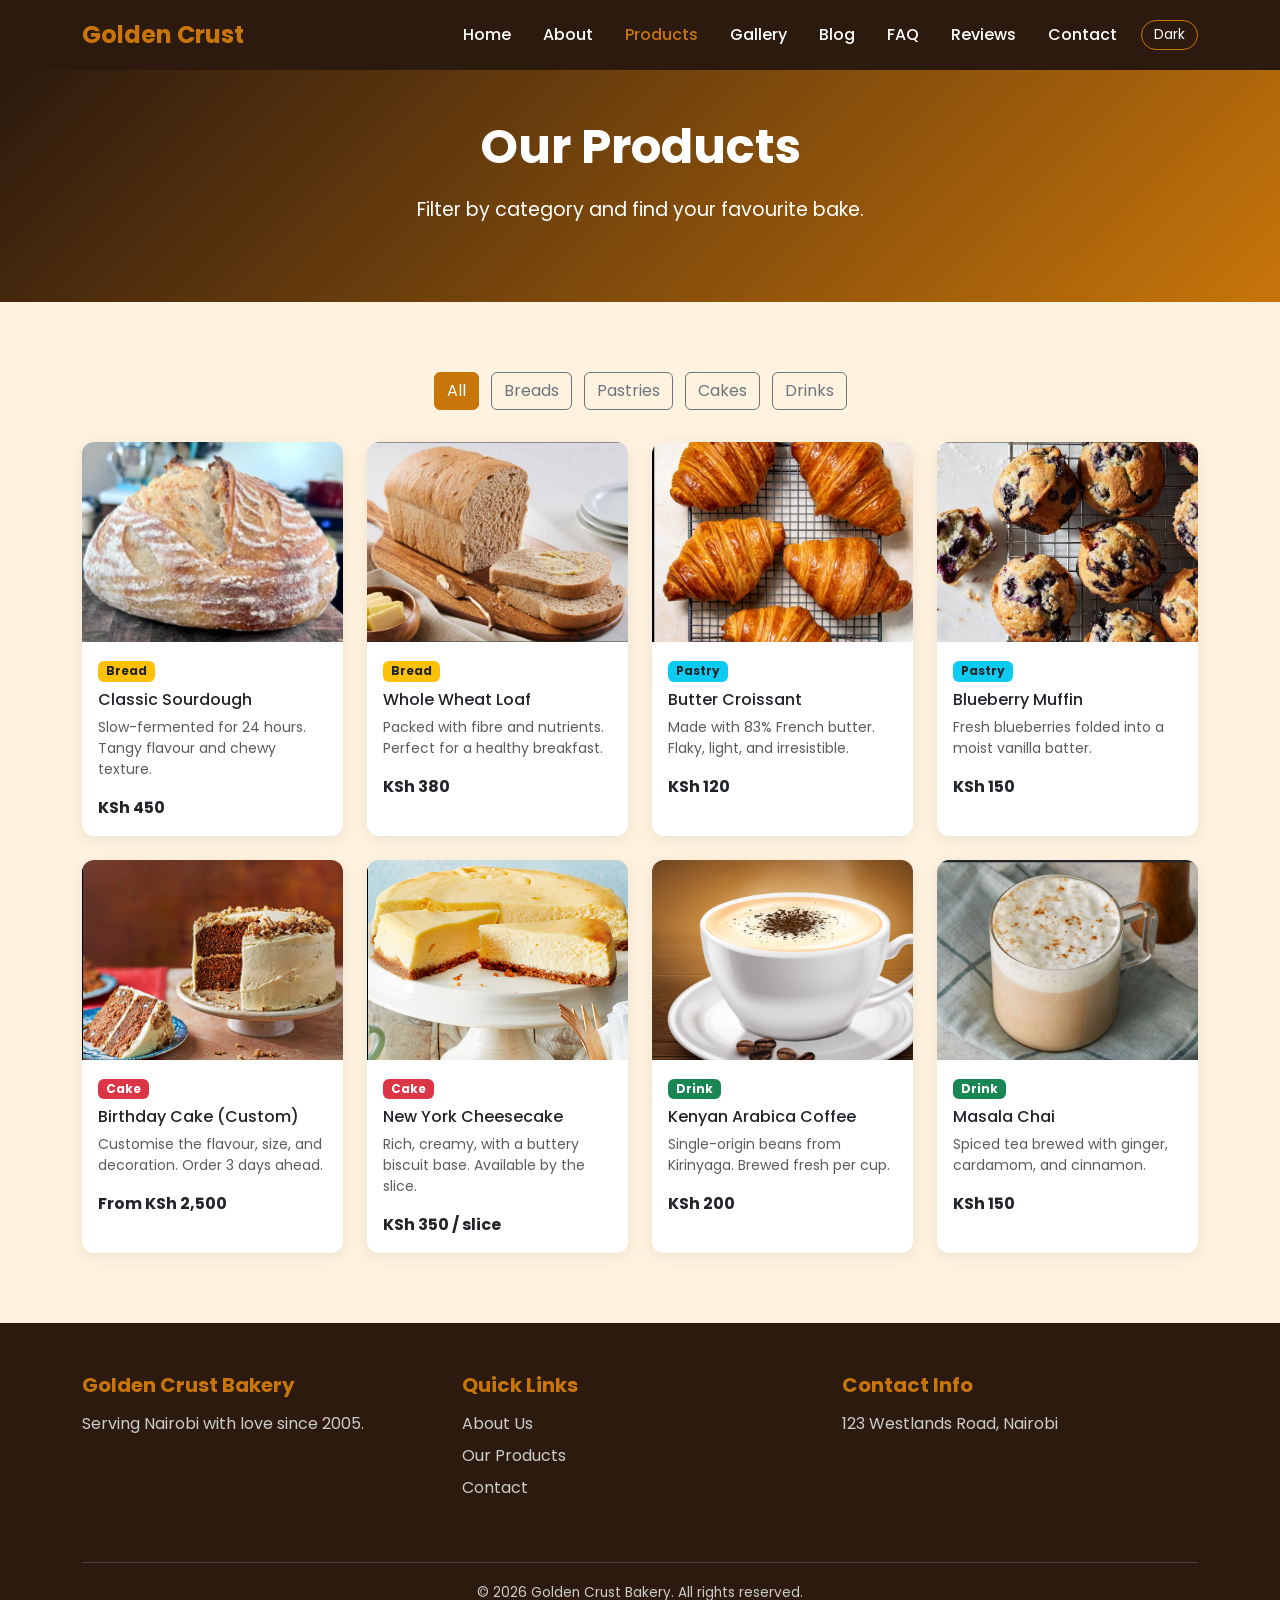
<file: products.html>
<!DOCTYPE html>
<html lang="en">
<head>
  <meta charset="UTF-8" />
  <meta name="viewport" content="width=device-width, initial-scale=1.0" />
  <title>Golden Crust Bakery – Products</title>
  <link href="https://cdn.jsdelivr.net/npm/bootstrap@5.3.0/dist/css/bootstrap.min.css" rel="stylesheet" />
  <link href="https://cdn.jsdelivr.net/npm/bootstrap-icons@1.10.5/font/bootstrap-icons.css" rel="stylesheet" />
  <link rel="stylesheet" href="css/style.css" />
  <style>
    /* Filter button active state */
    .filter-btn.active {
      background-color: #c8750a;
      color: white;
      border-color: #c8750a;
    }
  </style>
</head>
<body>

  <!-- NAVBAR -->
  <nav class="navbar navbar-expand-lg navbar-dark sticky-top">
    <div class="container">
      <a class="navbar-brand" href="index.html"> Golden Crust</a>
      <button class="navbar-toggler" type="button" data-bs-toggle="collapse" data-bs-target="#navbarNav">
        <span class="navbar-toggler-icon"></span>
      </button>
      <div class="collapse navbar-collapse" id="navbarNav">
        <ul class="navbar-nav ms-auto align-items-center">
          <li class="nav-item"><a class="nav-link" href="index.html">Home</a></li>
          <li class="nav-item"><a class="nav-link" href="about.html">About</a></li>
          <li class="nav-item"><a class="nav-link" href="products.html">Products</a></li>
          <li class="nav-item"><a class="nav-link" href="gallery.html">Gallery</a></li>
          <li class="nav-item"><a class="nav-link" href="blog.html">Blog</a></li>
          <li class="nav-item"><a class="nav-link" href="faq.html">FAQ</a></li>
          <li class="nav-item"><a class="nav-link" href="testimonials.html">Reviews</a></li>
          <li class="nav-item"><a class="nav-link" href="contact.html">Contact</a></li>
          <li class="nav-item ms-2"><button id="darkModeToggle"> Dark</button></li>
        </ul>
      </div>
    </div>
  </nav>

  <!-- PAGE HEADER -->
  <div class="hero-section py-5">
    <div class="container text-center">
      <h1>Our Products</h1>
      <p>Filter by category and find your favourite bake.</p>
    </div>
  </div>

 
  <section class="section-padding">
    <div class="container">

      
      <div class="text-center mb-4">
        <button class="btn btn-outline-secondary filter-btn active me-2 mb-2" data-filter="all">All</button>
        <button class="btn btn-outline-secondary filter-btn me-2 mb-2" data-filter="bread">Breads</button>
        <button class="btn btn-outline-secondary filter-btn me-2 mb-2" data-filter="pastry">Pastries</button>
        <button class="btn btn-outline-secondary filter-btn me-2 mb-2" data-filter="cake">Cakes</button>
        <button class="btn btn-outline-secondary filter-btn mb-2" data-filter="drink">Drinks</button>
      </div>

     
      <div class="row g-4" id="productsGrid">

        <div class="col-md-3 product-card" data-category="bread">
          <div class="card h-100">
            <img src="images/Sourdough.png" class="card-img-top" alt="Sourdough Bread" />
            <div class="card-body">
              <span class="badge bg-warning text-dark mb-2">Bread</span>
              <h6 class="card-title">Classic Sourdough</h6>
              <p class="card-text text-muted small">Slow-fermented for 24 hours. Tangy flavour and chewy texture.</p>
              <strong>KSh 450</strong>
            </div>
          </div>
        </div>

        <div class="col-md-3 product-card" data-category="bread">
          <div class="card h-100">
            <img src="images/wholeBread.png" class="card-img-top" alt="Whole Wheat" />
            <div class="card-body">
              <span class="badge bg-warning text-dark mb-2">Bread</span>
              <h6 class="card-title">Whole Wheat Loaf</h6>
              <p class="card-text text-muted small">Packed with fibre and nutrients. Perfect for a healthy breakfast.</p>
              <strong>KSh 380</strong>
            </div>
          </div>
        </div>

        <div class="col-md-3 product-card" data-category="pastry">
          <div class="card h-100">
            <img src="images/Croissants.png" class="card-img-top" alt="Croissant" />
            <div class="card-body">
              <span class="badge bg-info text-dark mb-2">Pastry</span>
              <h6 class="card-title">Butter Croissant</h6>
              <p class="card-text text-muted small">Made with 83% French butter. Flaky, light, and irresistible.</p>
              <strong>KSh 120</strong>
            </div>
          </div>
        </div>

        <div class="col-md-3 product-card" data-category="pastry">
          <div class="card h-100">
            <img src="images/Muffin-chocolate.png" class="card-img-top" alt="Chocolate Muffin" />
            <div class="card-body">
              <span class="badge bg-info text-dark mb-2">Pastry</span>
              <h6 class="card-title">Blueberry Muffin</h6>
              <p class="card-text text-muted small">Fresh blueberries folded into a moist vanilla batter.</p>
              <strong>KSh 150</strong>
            </div>
          </div>
        </div>

        <div class="col-md-3 product-card" data-category="cake">
          <div class="card h-100">
            <img src="images/Cake.png" class="card-img-top" alt="Birthday Cake" />
            <div class="card-body">
              <span class="badge bg-danger mb-2">Cake</span>
              <h6 class="card-title">Birthday Cake (Custom)</h6>
              <p class="card-text text-muted small">Customise the flavour, size, and decoration. Order 3 days ahead.</p>
              <strong>From KSh 2,500</strong>
            </div>
          </div>
        </div>

        <div class="col-md-3 product-card" data-category="cake">
          <div class="card h-100">
            <img src="images/CheeseCake.png" class="card-img-top" alt="Cheesecake" />
            <div class="card-body">
              <span class="badge bg-danger mb-2">Cake</span>
              <h6 class="card-title">New York Cheesecake</h6>
              <p class="card-text text-muted small">Rich, creamy, with a buttery biscuit base. Available by the slice.</p>
              <strong>KSh 350 / slice</strong>
            </div>
          </div>
        </div>

        <div class="col-md-3 product-card" data-category="drink">
          <div class="card h-100">
            <img src="images/coffee.png" class="card-img-top" alt="Coffee" />
            <div class="card-body">
              <span class="badge bg-success mb-2">Drink</span>
              <h6 class="card-title">Kenyan Arabica Coffee</h6>
              <p class="card-text text-muted small">Single-origin beans from Kirinyaga. Brewed fresh per cup.</p>
              <strong>KSh 200</strong>
            </div>
          </div>
        </div>

        <div class="col-md-3 product-card" data-category="drink">
          <div class="card h-100">
            <img src="images/chai.png" class="card-img-top" alt="Chai" />
            <div class="card-body">
              <span class="badge bg-success mb-2">Drink</span>
              <h6 class="card-title">Masala Chai</h6>
              <p class="card-text text-muted small">Spiced tea brewed with ginger, cardamom, and cinnamon.</p>
              <strong>KSh 150</strong>
            </div>
          </div>
        </div>

      </div>
    </div>
  </section>

  <!-- FOOTER -->
  <footer>
    <div class="container">
      <div class="row">
        <div class="col-md-4 mb-4">
          <h5>Golden Crust Bakery</h5>
          <p>Serving Nairobi with love since 2005.</p>
        </div>
        <div class="col-md-4 mb-4">
          <h5>Quick Links</h5>
          <a href="about.html">About Us</a>
          <a href="products.html">Our Products</a>
          <a href="contact.html">Contact</a>
        </div>
        <div class="col-md-4 mb-4">
          <h5>Contact Info</h5>
          <p>123 Westlands Road, Nairobi</p>
        </div>
      </div>
      <div class="footer-bottom">
        <p>&#169 2026 Golden Crust Bakery. All rights reserved.</p>
      </div>
    </div>
  </footer>

  <button id="backToTop" title="Go to top">↑</button>
  <script src="https://cdn.jsdelivr.net/npm/bootstrap@5.3.0/dist/js/bootstrap.bundle.min.js"></script>
  <script src="js/main.js"></script>
</body>
</html>
</file>
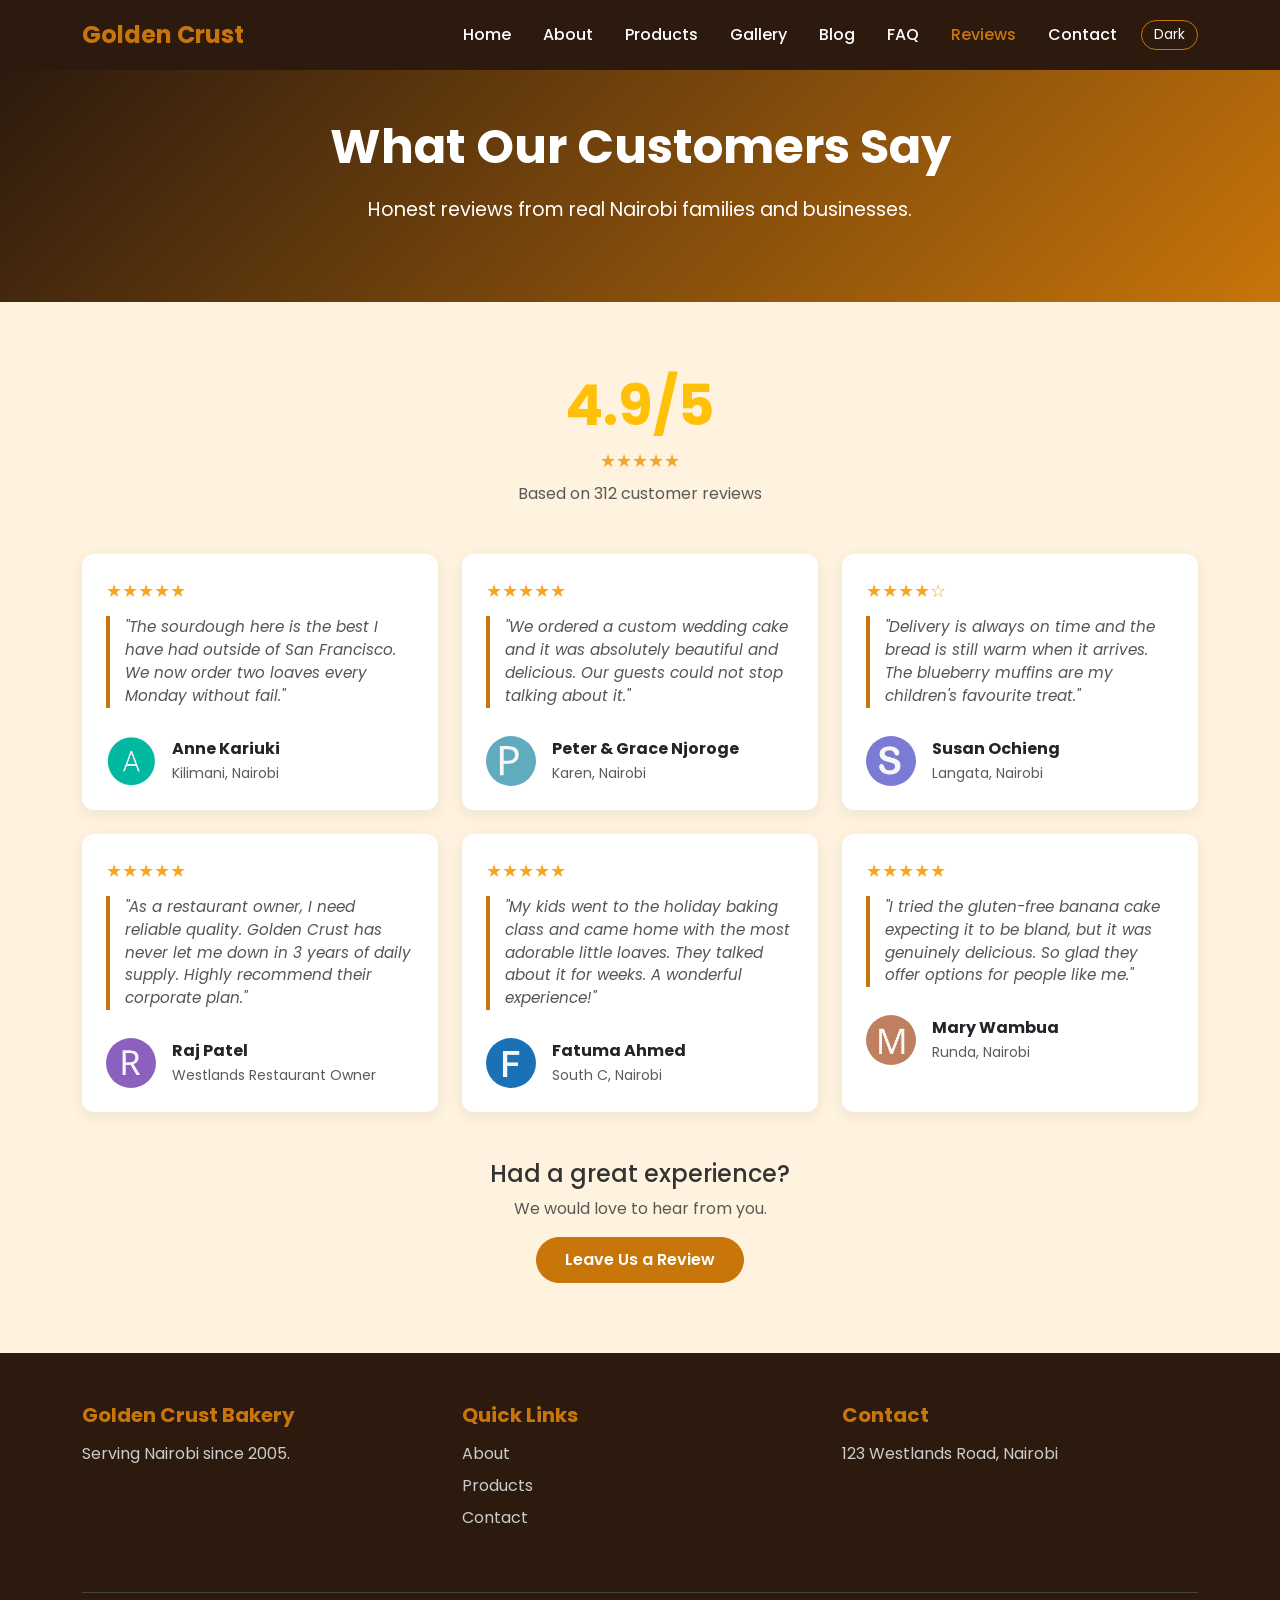
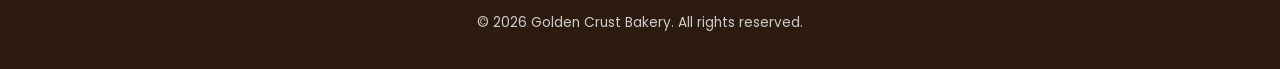
<file: testimonials.html>
<!DOCTYPE html>
<html lang="en">
<head>
  <meta charset="UTF-8" />
  <meta name="viewport" content="width=device-width, initial-scale=1.0" />
  <title>Golden Crust Bakery – Testimonials</title>
  <link href="https://cdn.jsdelivr.net/npm/bootstrap@5.3.0/dist/css/bootstrap.min.css" rel="stylesheet" />
  <link href="https://cdn.jsdelivr.net/npm/bootstrap-icons@1.10.5/font/bootstrap-icons.css" rel="stylesheet" />
  <link rel="stylesheet" href="css/style.css" />
  <style>
    /* Star rating colour */
    .stars { color: #f5a623; font-size: 1.1rem; }

    /* Quote styling */
    .testimonial-quote {
      font-style: italic;
      font-size: 0.95rem;
      color: #555;
      border-left: 4px solid #c8750a;
      padding-left: 15px;
      margin: 12px 0;
    }
  </style>
</head>
<body>

  <!-- NAVBAR -->
  <nav class="navbar navbar-expand-lg navbar-dark sticky-top">
    <div class="container">
      <a class="navbar-brand" href="index.html">Golden Crust</a>
      <button class="navbar-toggler" type="button" data-bs-toggle="collapse" data-bs-target="#navbarNav">
        <span class="navbar-toggler-icon"></span>
      </button>
      <div class="collapse navbar-collapse" id="navbarNav">
        <ul class="navbar-nav ms-auto align-items-center">
          <li class="nav-item"><a class="nav-link" href="index.html">Home</a></li>
          <li class="nav-item"><a class="nav-link" href="about.html">About</a></li>
          <li class="nav-item"><a class="nav-link" href="products.html">Products</a></li>
          <li class="nav-item"><a class="nav-link" href="gallery.html">Gallery</a></li>
          <li class="nav-item"><a class="nav-link" href="blog.html">Blog</a></li>
          <li class="nav-item"><a class="nav-link" href="faq.html">FAQ</a></li>
          <li class="nav-item"><a class="nav-link" href="testimonials.html">Reviews</a></li>
          <li class="nav-item"><a class="nav-link" href="contact.html">Contact</a></li>
          <li class="nav-item ms-2"><button id="darkModeToggle">Dark</button></li>
        </ul>
      </div>
    </div>
  </nav>

  <!-- PAGE HEADER -->
  <div class="hero-section py-5">
    <div class="container text-center">
      <h1>What Our Customers Say</h1>
      <p>Honest reviews from real Nairobi families and businesses.</p>
    </div>
  </div>

  <!-- TESTIMONIALS SECTION -->
  <section class="section-padding">
    <div class="container">

      <!-- Overall Rating Stats -->
      <div class="text-center mb-5">
        <h2 class="display-4 fw-bold text-warning">4.9/5</h2>
        <div class="stars mb-2">&#9733;&#9733;&#9733;&#9733;&#9733;</div>
        <p class="text-muted">Based on 312 customer reviews</p>
      </div>
            <!-- Review Cards Grid -->
      <div class="row g-4">

        <div class="col-md-4">
          <div class="card p-4 h-100">
            <div class="stars">&#9733;&#9733;&#9733;&#9733;&#9733;</div>
            <p class="testimonial-quote">"The sourdough here is the best I have had outside of San Francisco. We now order two loaves every Monday without fail."</p>
            <div class="d-flex align-items-center mt-3">
              <img src="images/A.png" class="rounded-circle me-3" alt="Anne K" style="width:50px; height:50px; object-fit:cover;" />
              <div>
                <strong>Anne Kariuki</strong><br>
                <small class="text-muted">Kilimani, Nairobi</small>
              </div>
            </div>
          </div>
        </div>

        <div class="col-md-4">
          <div class="card p-4 h-100">
            <div class="stars">&#9733;&#9733;&#9733;&#9733;&#9733;</div>
            <p class="testimonial-quote">"We ordered a custom wedding cake and it was absolutely beautiful and delicious. Our guests could not stop talking about it."</p>
            <div class="d-flex align-items-center mt-3">
              <img src="images/P.png" class="rounded-circle me-3" alt="Peter N" style="width:50px; height:50px; object-fit:cover;" />
              <div>
                <strong>Peter & Grace Njoroge</strong><br>
                <small class="text-muted">Karen, Nairobi</small>
              </div>
            </div>
          </div>
        </div>

        <div class="col-md-4">
          <div class="card p-4 h-100">
            <div class="stars">&#9733;&#9733;&#9733;&#9733;&#9734;</div>
            <p class="testimonial-quote">"Delivery is always on time and the bread is still warm when it arrives. The blueberry muffins are my children's favourite treat."</p>
            <div class="d-flex align-items-center mt-3">
              <img src="images/S.png" class="rounded-circle me-3" alt="Susan O" style="width:50px; height:50px; object-fit:cover;" />
              <div>
                <strong>Susan Ochieng</strong><br>
                <small class="text-muted">Langata, Nairobi</small>
              </div>
            </div>
          </div>
        </div>

        <div class="col-md-4">
          <div class="card p-4 h-100">
            <div class="stars">&#9733;&#9733;&#9733;&#9733;&#9733;</div>
            <p class="testimonial-quote">"As a restaurant owner, I need reliable quality. Golden Crust has never let me down in 3 years of daily supply. Highly recommend their corporate plan."</p>
            <div class="d-flex align-items-center mt-3">
              <img src="images/R.png" class="rounded-circle me-3" alt="Raj P" style="width:50px; height:50px; object-fit:cover;" />
              <div>
                <strong>Raj Patel</strong><br>
                <small class="text-muted">Westlands Restaurant Owner</small>
              </div>
            </div>
          </div>
        </div>

        <div class="col-md-4">
          <div class="card p-4 h-100">
            <div class="stars">&#9733;&#9733;&#9733;&#9733;&#9733;</div>
            <p class="testimonial-quote">"My kids went to the holiday baking class and came home with the most adorable little loaves. They talked about it for weeks. A wonderful experience!"</p>
            <div class="d-flex align-items-center mt-3">
              <img src="images/F.png" class="rounded-circle me-3" alt="Fatuma A" style="width:50px; height:50px; object-fit:cover;" />
              <div>
                <strong>Fatuma Ahmed</strong><br>
                <small class="text-muted">South C, Nairobi</small>
              </div>
            </div>
          </div>
        </div>

        <div class="col-md-4">
          <div class="card p-4 h-100">
            <div class="stars">&#9733;&#9733;&#9733;&#9733;&#9733;</div>
            <p class="testimonial-quote">"I tried the gluten-free banana cake expecting it to be bland, but it was genuinely delicious. So glad they offer options for people like me."</p>
            <div class="d-flex align-items-center mt-3">
              <img src="images/M.png" class="rounded-circle me-3" alt="Mary W" style="width:50px; height:50px; object-fit:cover;" />
              <div>
                <strong>Mary Wambua</strong><br>
                <small class="text-muted">Runda, Nairobi</small>
              </div>
            </div>
          </div>
        </div>

      </div>

      <!-- CTA to Leave a Review -->
      <div class="text-center mt-5">
        <h4>Had a great experience?</h4>
        <p class="text-muted">We would love to hear from you.</p>
        <a href="contact.html" class="btn btn-primary">Leave Us a Review</a>
      </div>

    </div>
  </section>

  <!-- FOOTER -->
  <footer>
    <div class="container">
      <div class="row">
        <div class="col-md-4 mb-4"><h5> Golden Crust Bakery</h5><p>Serving Nairobi since 2005.</p></div>
        <div class="col-md-4 mb-4"><h5>Quick Links</h5><a href="about.html">About</a><a href="products.html">Products</a><a href="contact.html">Contact</a></div>
        <div class="col-md-4 mb-4"><h5>Contact</h5><p>123 Westlands Road, Nairobi</p></div>
      </div>
      <div class="footer-bottom"><p>&#169 2026 Golden Crust Bakery. All rights reserved.</p></div>
    </div>
  </footer>

  <button id="backToTop" title="Go to top">↑</button>
  <script src="https://cdn.jsdelivr.net/npm/bootstrap@5.3.0/dist/js/bootstrap.bundle.min.js"></script>
  <script src="js/main.js"></script>
</body>
</html>
</file>
<file: css/style.css>
@import url('https://fonts.googleapis.com/css2?family=Poppins:wght@300;400;600;700&display=swap');

:root {
  --primary-color: #c8750a;   
  --secondary-color: #fff3e0;  
  --dark-color: #2c1a0e;      
  --text-color: #333333;
  --light-gray: #f5f5f5;
  --white: #ffffff;
  --footer-bg: #2c1a0e;
}

/* Dark mode variables */
body.dark-mode {
  --secondary-color: #1a1a2e;
  --text-color: #e0e0e0;
  --white: #16213e;
  --light-gray: #0f3460;
}

* {
  margin: 0;
  padding: 0;
  box-sizing: border-box;
}

body {
  font-family: 'Poppins', sans-serif;
  color: var(--text-color);
  background-color: var(--secondary-color);
  transition: background-color 0.3s, color 0.3s; 
}


.navbar {
  background-color: var(--dark-color) !important;
  padding: 12px 0;
}

.navbar-brand {
  font-size: 1.5rem;
  font-weight: 700;
  color: var(--primary-color) !important;
}

.nav-link {
  color: var(--white) !important;
  font-weight: 500;
  margin: 0 8px;
  transition: color 0.3s;
}

.nav-link:hover,
.nav-link.active {
  color: var(--primary-color) !important;
}


#darkModeToggle {
  background: none;
  border: 1px solid var(--primary-color);
  color: var(--white);
  border-radius: 20px;
  padding: 4px 12px;
  cursor: pointer;
  font-size: 0.85rem;
  transition: all 0.3s;
}

#darkModeToggle:hover {
  background-color: var(--primary-color);
}
.hero-section {
  background: linear-gradient(135deg, var(--dark-color), var(--primary-color));
  color: var(--white);
  padding: 100px 0;
  text-align: center;
}

.hero-section h1 {
  font-size: 3rem;
  font-weight: 700;
  margin-bottom: 20px;
}

.hero-section p {
  font-size: 1.2rem;
  margin-bottom: 30px;
}
.section-padding {
  padding: 70px 0;
}

.section-title {
  font-size: 2rem;
  font-weight: 700;
  color: var(--dark-color);
  margin-bottom: 10px;
}

.section-subtitle {
  color: #777;
  margin-bottom: 40px;
}

.section-title::after {
  content: '';
  display: block;
  width: 60px;
  height: 4px;
  background-color: var(--primary-color);
  margin: 10px auto 0;
}

.card {
  border: none;
  border-radius: 12px;
  box-shadow: 0 4px 15px rgba(0,0,0,0.08);
  transition: transform 0.3s, box-shadow 0.3s;
  background-color: var(--white);
  height: 100%; /* Makes all cards in a row equal height */
}

.card:hover {
  transform: translateY(-6px);
  box-shadow: 0 8px 25px rgba(0,0,0,0.15);
}

.card-img-top {
  border-radius: 12px 12px 0 0;
  height: 200px;
  object-fit: cover; /* Makes images fill the space neatly */
}


.btn-primary {
  background-color: var(--primary-color);
  border-color: var(--primary-color);
  border-radius: 25px;
  padding: 10px 28px;
  font-weight: 600;
  transition: all 0.3s;
}

.btn-primary:hover {
  background-color: var(--dark-color);
  border-color: var(--dark-color);
  transform: scale(1.05);
}

.btn-outline-primary {
  border-color: var(--primary-color);
  color: var(--primary-color);
  border-radius: 25px;
  padding: 10px 28px;
  font-weight: 600;
}

.btn-outline-primary:hover {
  background-color: var(--primary-color);
  color: var(--white);
}
footer {
  background-color: var(--footer-bg);
  color: #ccc;
  padding: 50px 0 20px;
}

footer h5 {
  color: var(--primary-color);
  font-weight: 700;
  margin-bottom: 15px;
}

footer a {
  color: #ccc;
  text-decoration: none;
  display: block;
  margin-bottom: 8px;
  transition: color 0.3s;
}

footer a:hover {
  color: var(--primary-color);
}

.footer-bottom {
  border-top: 1px solid #444;
  padding-top: 20px;
  margin-top: 30px;
  text-align: center;
  font-size: 0.85rem;
}



.form-control {
  border-radius: 8px;
  border: 1px solid #ddd;
  padding: 12px 15px;
  transition: border-color 0.3s;
}

.form-control:focus {
  border-color: var(--primary-color);
  box-shadow: 0 0 0 3px rgba(200, 117, 10, 0.15);
}


.error-message {
  color: #dc3545;
  font-size: 0.82rem;
  margin-top: 4px;
  display: none; /* Hidden until needed */
}

.error-message.show {
  display: block;
}


#backToTop {
  position: fixed;
  bottom: 25px;
  right: 25px;
  background-color: var(--primary-color);
  color: white;
  border: none;
  border-radius: 50%;
  width: 44px;
  height: 44px;
  font-size: 1.2rem;
  cursor: pointer;
  display: none; /* Hidden until user scrolls */
  z-index: 999;
  transition: opacity 0.3s;
}


@media (max-width: 768px) {
  .hero-section h1 {
    font-size: 2rem;
  }

  .hero-section p {
    font-size: 1rem;
  }

  .section-padding {
    padding: 45px 0;
  }

  .section-title {
    font-size: 1.6rem;
  }
}
</file>
